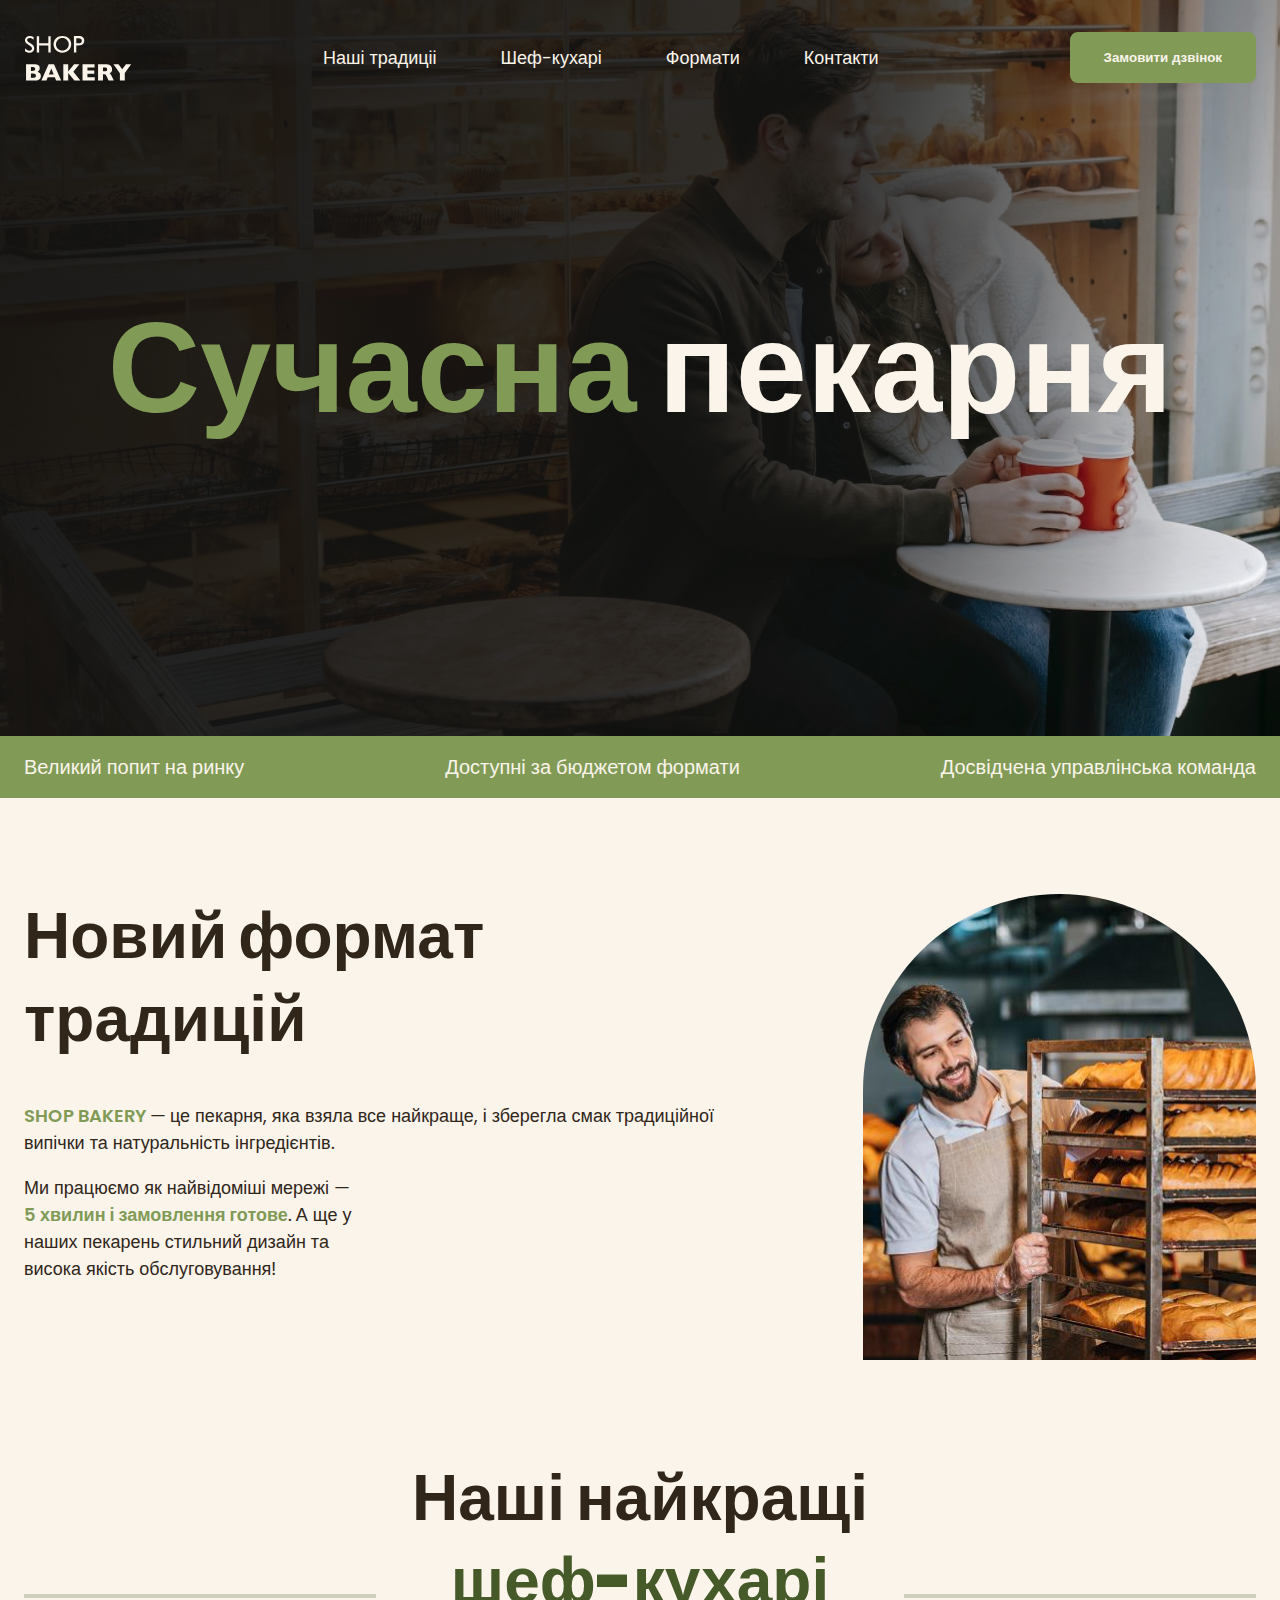
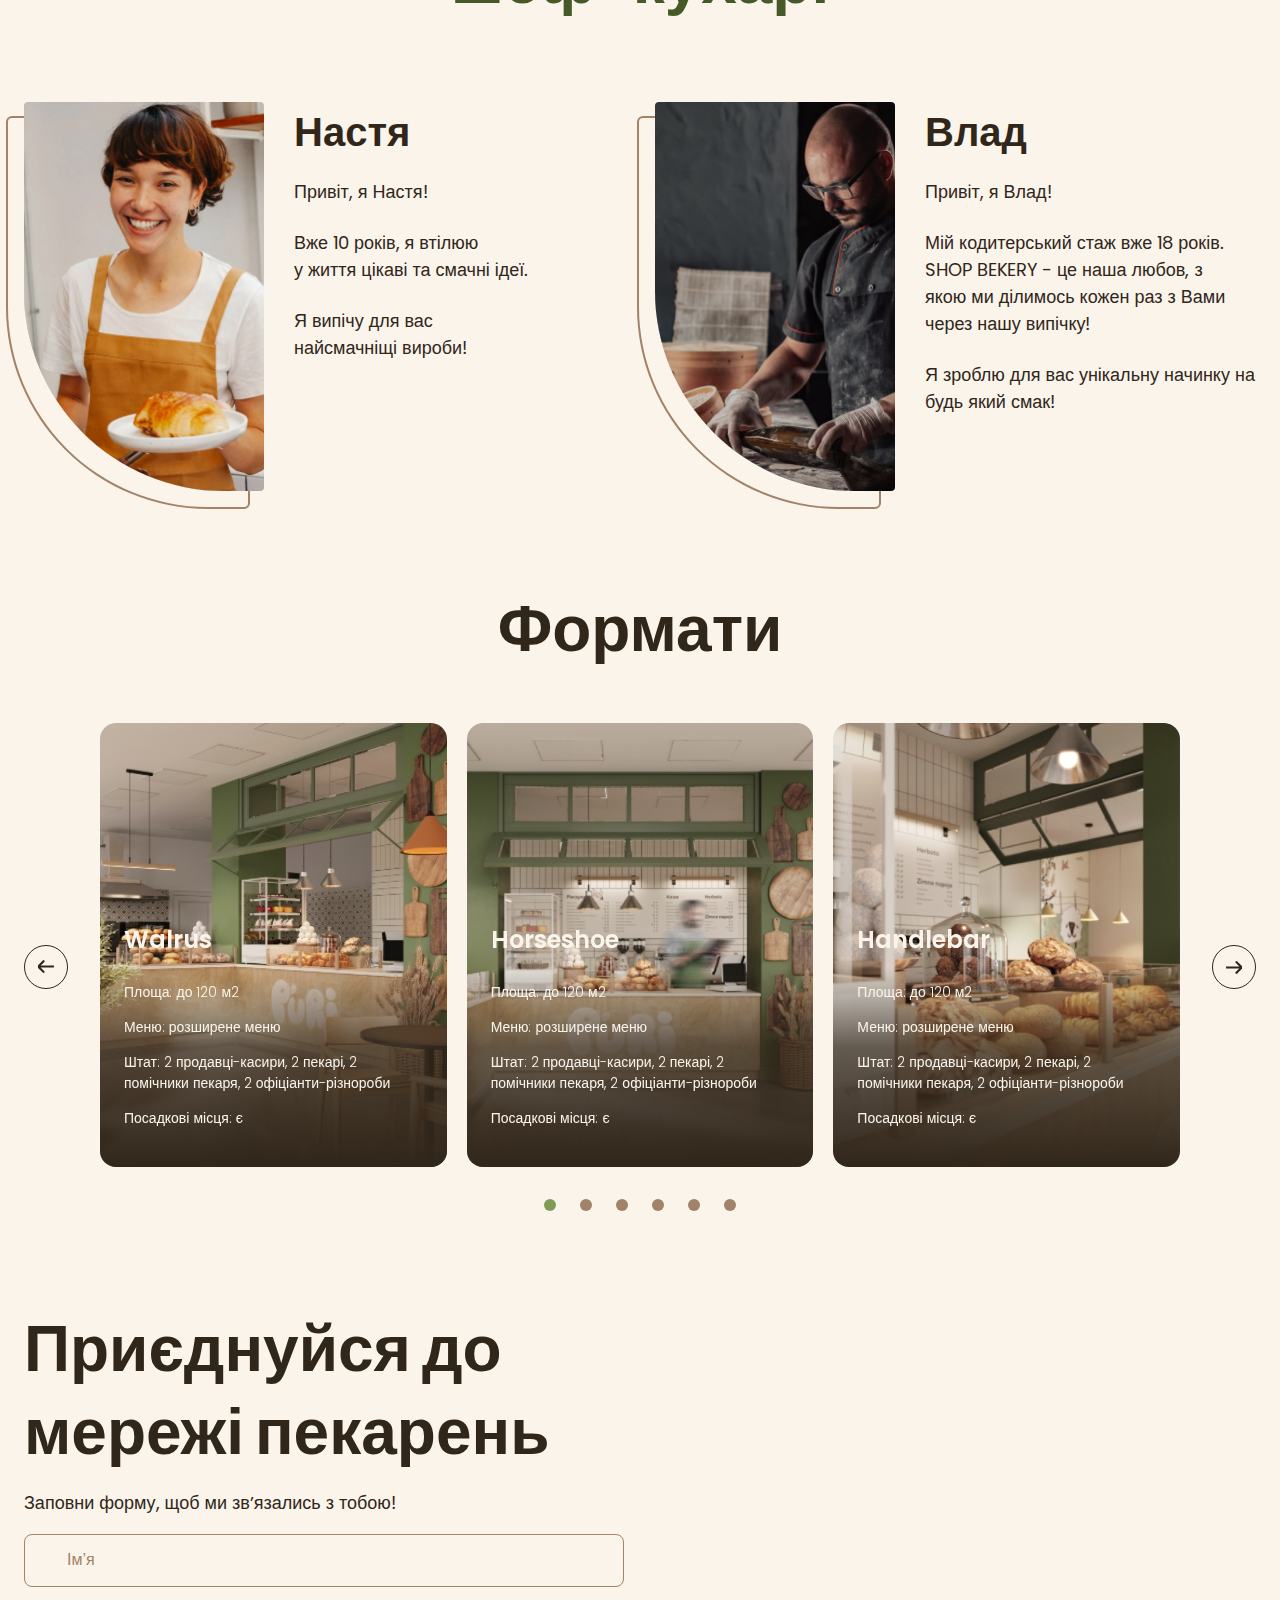
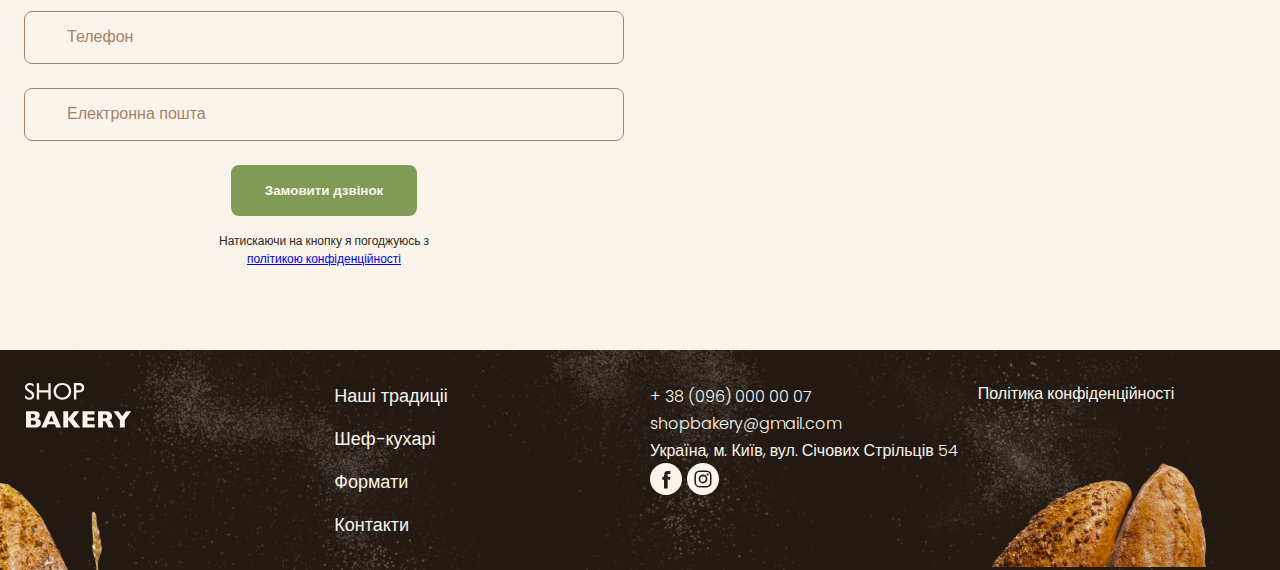
<file: index.html>
<!DOCTYPE html>
<html lang="uk">
  <head>
    <meta charset="UTF-8" />
    <meta http-equiv="X-UA-Compatible" content="IE=edge" />
    <meta name="viewport" content="width=device-width, initial-scale=1.0" />
    <title>Сучасна пекарня</title>
    <!-- Fonts  -->
    <!-- <link rel="preconnect" href="https://fonts.googleapis.com" />
    <link rel="preconnect" href="https://fonts.gstatic.com" crossorigin />
    <link
      href="https://fonts.googleapis.com/css2?family=Poppins:wght@300;400;600;900&display=swap"
      rel="stylesheet"
    /> -->
    <!-- Styles -->
    <link rel="stylesheet" href="./css/main.min.css" />
    <link
      rel="stylesheet"
      href="https://cdn.jsdelivr.net/npm/swiper@11/swiper-bundle.min.css"
    />
  </head>
  <body>
    <header class="header">
      <div class="container">
        <div class="header__container">
          <nav class="header__nav">
            <a href="index.html">
              <img src="./images/logo.svg " alt="Логотип сучасної пекарні" />
            </a>
            <ul class="header__menu">
              <li>
                <a class="link" href="#traditions-section">Наші традиціі</a>
              </li>
              <li><a class="link" href="#chefs-section">Шеф-кухарі</a></li>
              <li><a class="link" href="#format-section">Формати</a></li>
              <li><a class="link" href="#contact-section">Контакти</a></li>
            </ul>
          </nav>
          <button class="header__button button modal-btn-open" type="button">
            Замовити дзвінок
          </button>
          <button class="header__burger menu-btn-open" type="button">
            <svg width="24" height="24">
              <use href="./images/icons.svg#icon-menu"></use>
            </svg>
          </button>
          <div class="mobile-menu">
            <button class="mobile-menu__btn-close menu-btn-close" type="button">
              Close
            </button>
          </div>
        </div>
      </div>
    </header>
    <main>
      <section class="hero-section">
        <div class="container">
          <h1 class="hero-section__title">
            <span class="text-brand">Сучасна</span> пекарня
          </h1>
          <button
            class="hero-section__button button modal-btn-open"
            type="button"
          >
            Замовити дзвінок
          </button>
        </div>
      </section>
      <section class="advantages-section">
        <div class="container">
          <h2 class="visually-hidden">Наші переваги</h2>
          <ul class="advantages-section__list">
            <li class="advantages-section__item">Великий попит на ринку</li>
            <li class="advantages-section__item">
              Доступні за бюджетом формати
            </li>
            <li class="advantages-section__item">
              Досвідчена управлінська команда
            </li>
          </ul>
        </div>
      </section>
      <section class="traditions-section section" id="traditions-section">
        <div class="container">
          <div class="traditions-section__container">
            <div class="traditions-section__content">
              <h2 class="traditions-section__title section__title">
                Новий формат традицій
              </h2>
              <p>
                <span class="text-brand text-bold text-uppercase">
                  shop bakery
                </span>
                — це пекарня, яка взяла все найкраще, і зберегла смак
                традиційної випічки та натуральність інгредієнтів.
              </p>
              <p
                class="traditions-section__text traditions-section__text--limited"
              >
                Ми працюємо як найвідоміші мережі —
                <span class="text-brand text-bold"
                  >5 хвилин і замовлення готове</span
                >. А ще у наших пекарень стильний дизайн та висока якість
                обслуговування!
              </p>
            </div>
            <img
              class="traditions-section__image"
              srcset="./images/baker-man.jpg 1x, ./images/baker-man@2x.jpg 2x"
              src="./images/baker-man.jpg"
              alt="Чоловік пекар дивиться на батони із посмішкой"
            />
          </div>
        </div>
      </section>
      <section class="chefs-section section" id="chefs-section">
        <div class="container">
          <h2
            class="chefs-section__title section__title section__title--centered"
          >
            Наші найкращі <br />
            <span class="text-brand-dark">шеф-кухарі</span>
          </h2>
          <ul class="chefs-section__list">
            <li class="chefs-section__item">
              <article class="chef-card">
                <img
                  class="chef-card__photo"
                  src="./images/Nastya-chef.jpg"
                  alt="Nastya chef"
                />
                <div>
                  <h3 class="chef-card__title">Настя</h3>
                  <p class="chef-card__text">Привіт, я Настя!</p>
                  <p class="chef-card__text">
                    Вже 10 років, я втілюю <br />
                    у життя цікаві та смачні ідеї.
                  </p>
                  <p class="chef-card__text">
                    Я випічу для вас <br />
                    найсмачніщі вироби!
                  </p>
                </div>
              </article>
            </li>
            <li class="chefs-section__item">
              <article class="chef-card">
                <img
                  class="chef-card__photo"
                  src="./images/Vlad-chef.jpg"
                  alt="Vlad chef"
                />
                <div>
                  <h3 class="chef-card__title">Влад</h3>
                  <p class="chef-card__text">Привіт, я Влад!</p>
                  <p class="chef-card__text">
                    Мій кодитерський стаж вже 18 років. SHOP BEKERY - це наша
                    любов, з<br />якою ми ділимось кожен раз з Вами через нашу
                    випічку!
                  </p>
                  <p class="chef-card__text">
                    Я зроблю для вас унікальну начинку на будь який смак!
                  </p>
                </div>
              </article>
            </li>
          </ul>
        </div>
      </section>
      <section class="format-section section" id="format-section">
        <div class="container">
          <h2
            class="formats-section__title section__title section__title--centered"
          >
            Формати
          </h2>
          <div class="formats-section__slider">
            <button
              class="formats-section__button carousel-button prev"
              type="button"
            >
              <svg class="carousel-arrow" width="16" height="16">
                <use href="./images/icons.svg#icon-Arrow-1"></use>
              </svg>
            </button>
            <div class="formats-section__container swiper-container">
              <ul class="formats-section__list swiper-wrapper">
                <li class="swiper-slide">
                  <article class="format-card">
                    <img
                      class="format-card__image"
                      src="./images/Walrus-format.jpeg"
                      alt="Walrus format"
                    />
                    <h3 class="format-card__title" lang="en">Walrus</h3>
                    <div class="format-card__text">
                      <p>Площа: до 120 м2</p>
                      <p>Меню: розширене меню</p>
                      <p>
                        Штат: 2 продавці-касири, 2 пекарі, 2 помічники пекаря, 2
                        офіціанти-різнороби
                      </p>
                      <p>Посадкові місця: є</p>
                    </div>
                  </article>
                </li>
                <li class="swiper-slide">
                  <article class="format-card">
                    <img
                      class="format-card__image"
                      src="./images/Horseshoe-format.jpeg"
                      alt="Horseshoe format"
                    />
                    <h3 class="format-card__title" lang="en">Horseshoe</h3>
                    <div class="format-card__text">
                      <p>Площа: до 120 м2</p>
                      <p>Меню: розширене меню</p>
                      <p>
                        Штат: 2 продавці-касири, 2 пекарі, 2 помічники пекаря, 2
                        офіціанти-різнороби
                      </p>
                      <p>Посадкові місця: є</p>
                    </div>
                  </article>
                </li>
                <li class="swiper-slide">
                  <article class="format-card">
                    <img
                      class="format-card__image"
                      src="./images/Handlebar-format.jpeg"
                      alt="Handlebar format"
                    />
                    <h3 class="format-card__title" lang="en">Handlebar</h3>
                    <div class="format-card__text">
                      <p>Площа: до 120 м2</p>
                      <p>Меню: розширене меню</p>
                      <p>
                        Штат: 2 продавці-касири, 2 пекарі, 2 помічники пекаря, 2
                        офіціанти-різнороби
                      </p>
                      <p>Посадкові місця: є</p>
                    </div>
                  </article>
                </li>
                <li class="swiper-slide">
                  <article class="format-card">
                    <img
                      class="format-card__image"
                      src="./images/Walrus-format.jpeg"
                      alt="Walrus format"
                    />
                    <h3 class="format-card__title" lang="en">Walrus</h3>
                    <div class="format-card__text">
                      <p>Площа: до 120 м2</p>
                      <p>Меню: розширене меню</p>
                      <p>
                        Штат: 2 продавці-касири, 2 пекарі, 2 помічники пекаря, 2
                        офіціанти-різнороби
                      </p>
                      <p>Посадкові місця: є</p>
                    </div>
                  </article>
                </li>
                <li class="swiper-slide">
                  <article class="format-card">
                    <img
                      class="format-card__image"
                      src="./images/Horseshoe-format.jpeg"
                      alt="Horseshoe format"
                    />
                    <h3 class="format-card__title" lang="en">Horseshoe</h3>
                    <div class="format-card__text">
                      <p>Площа: до 120 м2</p>
                      <p>Меню: розширене меню</p>
                      <p>
                        Штат: 2 продавці-касири, 2 пекарі, 2 помічники пекаря, 2
                        офіціанти-різнороби
                      </p>
                      <p>Посадкові місця: є</p>
                    </div>
                  </article>
                </li>
                <li class="swiper-slide">
                  <article class="format-card">
                    <img
                      class="format-card__image"
                      src="./images/Handlebar-format.jpeg"
                      alt="Handlebar format"
                    />
                    <h3 class="format-card__title" lang="en">Handlebar</h3>
                    <div class="format-card__text">
                      <p>Площа: до 120 м2</p>
                      <p>Меню: розширене меню</p>
                      <p>
                        Штат: 2 продавці-касири, 2 пекарі, 2 помічники пекаря, 2
                        офіціанти-різнороби
                      </p>
                      <p>Посадкові місця: є</p>
                    </div>
                  </article>
                </li>
              </ul>
              <div class="pagination">
                <span class="pagination__button"></span>
                <span class="pagination__button"></span>
                <span class="pagination__button"></span>
                <span class="pagination__button"></span>
              </div>
            </div>
            <button
              class="formats-section__button carousel-button next"
              type="button"
            >
              <svg class="carousel-arrow" width="16" height="16">
                <use href="./images/icons.svg#icon-Arrow-1"></use>
              </svg>
            </button>
          </div>
        </div>
      </section>
      <section class="contact-section section" id="contact-section">
        <div class="container">
          <div class="contact-section__container">
            <div class="contact-section__form">
              <h2 class="contact-section__title section__title">
                Приєднуйся до мережі пекарень
              </h2>
              <p>Заповни форму, щоб ми звʼязались з тобою!</p>
              <form name="contact-form" autocomplete="off">
                <div class="contact-section__form-field input">
                  <label class="input__label visually-hidden" for="user-name">
                    Ім’я
                  </label>
                  <input
                    class="input__control"
                    type="text"
                    name="user-name"
                    id="user-name"
                    placeholder="Ім’я"
                  />
                </div>

                <div class="contact-section__form-field input">
                  <label class="input__label visually-hidden" for="user-tel"
                    >Телефон
                  </label>
                  <input
                    class="input__control"
                    type="tel"
                    name="user-tel"
                    id="user-tel"
                    placeholder="Телефон"
                  />
                </div>

                <div class="contact-section__form-field input">
                  <label class="input__label visually-hidden" for="user-email">
                    Електронна пошта
                  </label>
                  <input
                    class="input__control"
                    type="email"
                    name="user-email"
                    id="user-email"
                    placeholder="Електронна пошта"
                  />
                </div>

                <button class="contact-section__button button" type="submit">
                  Замовити дзвінок
                </button>
                <p class="form-terms">
                  Натискаючи на кнопку я погоджуюсь з
                  <a class="form-terms-link" href="#"
                    >політикою конфіденційності</a
                  >
                </p>
              </form>
            </div>
            <iframe
              class="contact-section__map"
              src="https://www.google.com/maps/embed?pb=!1m18!1m12!1m3!1d2540.1640531314047!2d30.491233500000003!3d50.4566697!2m3!1f0!2f0!3f0!3m2!1i1024!2i768!4f13.1!3m3!1m2!1s0x40d4ce637bfe1717%3A0x5370c2254ad1b952!2sSichovykh%20Striltsiv%20St%2C%2054%2C%20Kyiv%2C%20Ukraine%2C%2002000!5e0!3m2!1sen!2sno!4v1711531237055!5m2!1sen!2sno"
              allowfullscreen=""
              loading="lazy"
              referrerpolicy="no-referrer-when-downgrade"
            ></iframe>
          </div>
        </div>
      </section>
    </main>
    <footer class="footer">
      <div class="container">
        <div class="footer__container">
          <nav class="footer__nav">
            <div class="footer__logo">
              <a href="#">
                <img src="./images/logo.svg " alt="Логотип сучасної пекарні" />
              </a>
            </div>
            <ul class="footer__menu">
              <li><a class="link" href="#">Наші традиціі</a></li>
              <li><a class="link" href="#">Шеф-кухарі</a></li>
              <li><a class="link" href="#">Формати</a></li>
              <li><a class="link" href="#">Контакти</a></li>
            </ul>
          </nav>
          <address class="footer__address">
            <div class="footer__address-contacts">
              <ul class="footer__address-list">
                <li>
                  <a class="footer__address-link" href="tel:+380960000007"
                    >+ 38 (096) 000 00 07</a
                  >
                </li>
                <li>
                  <a
                    class="footer__address-link"
                    href="mailto:shopbakery@gmail.com"
                    >shopbakery@gmail.com</a
                  >
                </li>
                <li>
                  <a
                    class="footer__address-link"
                    href="https://maps.app.goo.gl/qAnWJfNx7Vw8SnLq6"
                    target="_blank"
                    >Україна, м. Київ, вул. Січових Стрільців 54</a
                  >
                </li>
              </ul>
              <div>
                <a href="#">
                  <svg class="footer__address-icon" width="32" height="32">
                    <use href="./images/icons.svg#icon-Facebook-icon"></use>
                  </svg>
                </a>
                <a href="#">
                  <svg class="footer__address-icon" width="32" height="32">
                    <use href="./images/icons.svg#icon-Instagramm-icon"></use>
                  </svg>
                </a>
              </div>
            </div>

            <div class="footer__address-info">
              <a class="footer__address-link" href="#" target="_blank"
                >Політика конфіденційності</a
              >
              <p class="footer__address-copyright">&copy;2022 Дані захищені</p>
            </div>
          </address>
        </div>
      </div>
    </footer>
    <div class="backdrop is-hidden">
      <div class="modal">
        <button class="modal__btn-close modal-btn-close" type="button">
          Close
        </button>
        <h2>Замовити дзвінок</h2>
        <p>Залишіть заявку та наш спеціаліст зв'яжеться з Вами!</p>
        <form name="modal-form" autocomplete="off">
          <div class="modal__form-field input">
            <label class="input__label visually-hidden" for="user-name"
              >Ім’я</label
            >
            <input
              class="input__control"
              type="text"
              name="user-name"
              id="user-name"
              placeholder="Ім’я"
              minlength="2"
              maxlength="20"
              required
            />
          </div>

          <div class="modal__form-field input">
            <label class="input__label visually-hidden" for="user-tel"
              >Телефон
            </label>
            <input
              class="input__control"
              type="tel"
              name="user-tel"
              id="user-tel"
              placeholder="Телефон"
              pattern="^\+[0-9]{12}"
              required
            />
          </div>

          <div class="modal__form-field input">
            <label class="input__label visually-hidden" for="user-email">
              Електронна пошта
            </label>
            <input
              class="input__control"
              type="email"
              name="user-email"
              id="user-email"
              placeholder="Електронна пошта"
              required
            />
          </div>

          <button class="modal__button button" type="submit">
            Замовити дзвінок
          </button>
          <p class="form-terms">
            Натискаючи на кнопку я погоджуюсь з
            <a class="form-terms__link" href="#">політикою конфіденційності</a>
          </p>
        </form>
      </div>
    </div>

    <script src="https://cdn.jsdelivr.net/npm/swiper@11/swiper-bundle.min.js"></script>
    <script src="./js/format-slider.js"></script>
    <script src="./js/mobile-menu.js"></script>
    <script src="./js/modal.js"></script>
  </body>
</html>
</file>
<file: css/main.min.css>
@font-face{font-display:swap;font-family:"Poppins";font-style:normal;font-weight:300;src:url("../fonts/poppins-v20-latin-300.woff2") format("woff2")}@font-face{font-display:swap;font-family:"Poppins";font-style:normal;font-weight:400;src:url("../fonts/poppins-v20-latin-regular.woff2") format("woff2")}@font-face{font-display:swap;font-family:"Poppins";font-style:normal;font-weight:600;src:url("../fonts/poppins-v20-latin-600.woff2") format("woff2")}@font-face{font-display:swap;font-family:"Poppins";font-style:normal;font-weight:900;src:url("../fonts/poppins-v20-latin-900.woff2") format("woff2")}:root{--color-primary-dark: #31261a;--color-primary-light: #faf4ea;--color-secondary-dark: #a28268;--color-brand-dark: #465929;--color-brand-normal: #819b57;--color-brand-light: #cfcfbc}*,*::before,*::after{-webkit-box-sizing:border-box;box-sizing:border-box}body{color:var(--color-primary-dark);background-color:var(--color-primary-light);font-family:"Poppins",sans-serif;font-size:16px;font-weight:300;line-height:1.5;margin:0}@media screen and (min-width: 768px){body{font-size:18px;font-weight:400}}h1,h2,h3,h4,h5,h6,p{margin-top:0}img{display:block;max-width:100%;height:auto;-o-object-fit:cover;object-fit:cover}a{display:inline-block}address{font-style:normal}ul{list-style-type:none;margin:0;padding:0}.text-brand{color:var(--color-brand-normal)}.text-brand-dark{color:var(--color-brand-dark)}.text-bold{font-weight:600}.text-uppercase{text-transform:uppercase}.visually-hidden{position:absolute;left:-10000px;top:auto;width:1px;height:1px;overflow:hidden}.button{display:block;padding:16px 32px;color:var(--color-primary-light);background-color:var(--color-brand-normal);border:2px solid var(--color-brand-normal);border-radius:8px;cursor:pointer;font-weight:600}.button:hover{color:var(--color-brand-dark);background-color:rgba(0,0,0,0)}.carousel-button{display:-webkit-box;display:-ms-flexbox;display:flex;-webkit-box-align:center;-ms-flex-align:center;align-items:center;-webkit-box-pack:center;-ms-flex-pack:center;justify-content:center;-ms-flex-negative:0;flex-shrink:0;width:44px;height:44px;padding:0;fill:var(--color-primary-dark);background-color:rgba(0,0,0,0);border-radius:50%;border:1px solid var(--color-primary-dark);cursor:pointer}.carousel-button:hover{background-color:var(--color-primary-dark);fill:var(--color-primary-light)}.carousel-button.next{-webkit-transform:rotate(180deg);transform:rotate(180deg)}.chef-card{display:-webkit-box;display:-ms-flexbox;display:flex;-webkit-box-align:start;-ms-flex-align:start;align-items:flex-start;gap:16px}@media screen and (min-width: 1280px){.chef-card{gap:30px}}.chef-card__photo{width:140px;border-radius:4px 4px 4px 200px;-webkit-box-shadow:-16px 16px 0 0 var(--color-primary-light),-16px 16px 0 2px var(--color-secondary-dark);box-shadow:-16px 16px 0 0 var(--color-primary-light),-16px 16px 0 2px var(--color-secondary-dark)}@media screen and (min-width: 1280px){.chef-card__photo{width:240px}}.chef-card__title{margin-bottom:16px;font-size:24px;font-weight:600}@media screen and (min-width: 768px){.chef-card__title{font-size:40px}}.chef-card__text{font-size:14px;margin-bottom:24px}.chef-card__text:last-child{margin-bottom:0}@media screen and (min-width: 768px){.chef-card__text{font-size:18px}}.format-card{position:relative;display:-webkit-box;display:-ms-flexbox;display:flex;-webkit-box-orient:vertical;-webkit-box-direction:normal;-ms-flex-direction:column;flex-direction:column;-webkit-box-pack:end;-ms-flex-pack:end;justify-content:flex-end;height:444px;padding:24px;background-image:-webkit-gradient(linear, left top, left bottom, color-stop(55.208%, rgba(49, 38, 26, 0)), color-stop(72.917%, rgba(49, 38, 26, 0.71)), to(var(--color-primary-dark)));background-image:linear-gradient(180deg, rgba(49, 38, 26, 0) 55.208%, rgba(49, 38, 26, 0.71) 72.917%, var(--color-primary-dark) 100%);border-radius:16px;overflow:hidden}.format-card__image{position:absolute;z-index:-1;top:0;left:0;width:100%;height:100%}.format-card__title{font-size:24px;font-weight:600;color:var(--color-primary-light)}.format-card__text{font-size:14px;font-weight:300;color:var(--color-primary-light)}.input{position:relative}.input__label{position:absolute;top:16px;left:42px}.input__control{padding:16px 42px;width:100%;font-size:16px;line-height:1.17;border:1px solid var(--color-secondary-dark);border-radius:8px;background-color:rgba(0,0,0,0)}.input__control:focus{border-color:var(--color-brand-normal);outline:none}.input__control::-webkit-input-placeholder{color:var(--color-secondary-dark);font-size:16px;line-height:1.17}.input__control::-moz-placeholder{color:var(--color-secondary-dark);font-size:16px;line-height:1.17}.input__control:-ms-input-placeholder{color:var(--color-secondary-dark);font-size:16px;line-height:1.17}.input__control::-ms-input-placeholder{color:var(--color-secondary-dark);font-size:16px;line-height:1.17}.input__control::placeholder{color:var(--color-secondary-dark);font-size:16px;line-height:1.17}.input__control:focus::-webkit-input-placeholder{color:var(--color-primary-dark)}.input__control:focus::-moz-placeholder{color:var(--color-primary-dark)}.input__control:focus:-ms-input-placeholder{color:var(--color-primary-dark)}.input__control:focus::-ms-input-placeholder{color:var(--color-primary-dark)}.input__control:focus::placeholder{color:var(--color-primary-dark)}.link{color:var(--color-primary-light);text-decoration:none;-webkit-transition:color .3s;transition:color .3s}.link:hover{color:var(--color-brand-normal)}.pagination{display:-webkit-box;display:-ms-flexbox;display:flex;-webkit-box-align:center;-ms-flex-align:center;align-items:center;-webkit-box-pack:center;-ms-flex-pack:center;justify-content:center;gap:24px}.pagination__button{width:12px;height:12px;padding:0;background-color:var(--color-secondary-dark);border-radius:50%}.pagination__button--active{background-color:var(--color-brand-normal)}.advantages-section{padding:16px 0}@media screen and (min-width: 768px){.advantages-section{background-color:var(--color-brand-normal)}}.advantages-section__list{display:-webkit-box;display:-ms-flexbox;display:flex;-webkit-box-orient:vertical;-webkit-box-direction:normal;-ms-flex-direction:column;flex-direction:column;gap:16px;padding:24px 40px;background-color:var(--color-brand-light);border-radius:24px}@media screen and (min-width: 768px){.advantages-section__list{-webkit-box-orient:horizontal;-webkit-box-direction:normal;-ms-flex-direction:row;flex-direction:row;-webkit-box-pack:justify;-ms-flex-pack:justify;justify-content:space-between;gap:40px;background-color:rgba(0,0,0,0);padding:0}}.advantages-section__item{font-size:14px;font-weight:300}@media screen and (min-width: 768px){.advantages-section__item{color:var(--color-primary-light);font-size:20px}}.chefs-section__title{position:relative;margin:0 auto 24px}@media screen and (min-width: 1280px){.chefs-section__title{margin-bottom:80px}}.chefs-section__title::before,.chefs-section__title::after{display:none;position:absolute;bottom:24px;width:352px;border:2px solid var(--color-brand-light);content:""}@media screen and (min-width: 1280px){.chefs-section__title::before,.chefs-section__title::after{display:block}}.chefs-section__title::before{left:0}.chefs-section__title::after{right:0}.chefs-section__list{display:-webkit-box;display:-ms-flexbox;display:flex;-webkit-box-orient:vertical;-webkit-box-direction:normal;-ms-flex-direction:column;flex-direction:column;-ms-flex-wrap:wrap;flex-wrap:wrap;gap:20px}@media screen and (min-width: 768px){.chefs-section__list{-webkit-box-orient:horizontal;-webkit-box-direction:normal;-ms-flex-direction:row;flex-direction:row;gap:40px 30px}}@media screen and (min-width: 768px){.chefs-section__item{-ms-flex-preferred-size:calc((100% - 30px)/2);flex-basis:calc((100% - 30px)/2)}}.contact-section{padding-bottom:96px}.contact-section__container{display:-webkit-box;display:-ms-flexbox;display:flex;-webkit-box-orient:vertical;-webkit-box-direction:normal;-ms-flex-direction:column;flex-direction:column;gap:24px}@media screen and (min-width: 768px){.contact-section__container{-webkit-box-orient:horizontal;-webkit-box-direction:normal;-ms-flex-direction:row;flex-direction:row;gap:32px}}.contact-section__title{margin-bottom:16px}.contact-section__form-field{margin-bottom:24px}.contact-section__button{display:block;margin:0 auto 16px}.contact-section__map{-ms-flex-negative:0;flex-shrink:0;height:176px;margin:0 -24px;border-radius:16px;border:none}@media screen and (min-width: 768px){.contact-section__map{margin:auto;width:320px;height:500px}}@media screen and (min-width: 1280px){.contact-section__map{width:600px;height:595px}}.container{width:100%;max-width:1288px;margin:0 auto;padding:0 24px}.footer{padding:32px 0;position:relative;background-image:url("../images/Footer-background.png");background-repeat:no-repeat;background-size:cover;background-position:center;background-color:var(--color-primary-dark)}.footer::before,.footer::after{position:absolute;bottom:0;background-repeat:no-repeat;content:""}.footer::before{width:180px;height:120px;left:0;background-image:url("../images/decor-bread-small.png")}.footer::after{width:380px;height:190px;right:0;background-image:url("../images/decor-bread-large.png")}.footer__container{display:-webkit-box;display:-ms-flexbox;display:flex;-webkit-box-orient:vertical;-webkit-box-direction:normal;-ms-flex-direction:column;flex-direction:column;gap:20px}@media screen and (min-width: 768px){.footer__container{-webkit-box-orient:horizontal;-webkit-box-direction:normal;-ms-flex-direction:row;flex-direction:row}}.footer__nav,.footer__address{display:-webkit-box;display:-ms-flexbox;display:flex;-webkit-box-orient:vertical;-webkit-box-direction:normal;-ms-flex-direction:column;flex-direction:column;gap:20px;text-align:center}@media screen and (min-width: 768px){.footer__nav,.footer__address{-webkit-box-orient:horizontal;-webkit-box-direction:normal;-ms-flex-direction:row;flex-direction:row;-ms-flex-preferred-size:50%;flex-basis:50%;text-align:left}}.footer__logo{-webkit-box-flex:1;-ms-flex-positive:1;flex-grow:1}.footer__menu{display:-webkit-box;display:-ms-flexbox;display:flex;-webkit-box-orient:vertical;-webkit-box-direction:normal;-ms-flex-direction:column;flex-direction:column;-webkit-box-flex:1;-ms-flex-positive:1;flex-grow:1;gap:16px}.footer__adress-list,.footer__address-info{display:-webkit-box;display:-ms-flexbox;display:flex;-webkit-box-orient:vertical;-webkit-box-direction:normal;-ms-flex-direction:column;flex-direction:column;-webkit-box-flex:1;-ms-flex-positive:1;flex-grow:1;gap:16px}.footer__adress-list,.footer__address-info{-webkit-box-flex:1;-ms-flex-positive:1;flex-grow:1}.footer__address-link{font-size:16px;font-weight:300;color:var(--color-primary-light);text-decoration:none}.footer__address-link:hover{color:var(--color-brand-normal)}.footer__address-icon{fill:var(--color-primary-light)}.footer__address-icon:hover{fill:var(--color-brand-normal)}.footer__address-copyright{font-size:14px}.form-terms{margin:0 auto;max-width:220px;font-weight:500;font-size:12px;line-height:1.5;text-align:center}.form-terms__link{color:var(--color-primary-dark);text-underline-offset:2px}.formats-section__slider{display:-webkit-box;display:-ms-flexbox;display:flex;-webkit-box-align:center;-ms-flex-align:center;align-items:center;gap:32px}.formats-section__container{overflow:hidden}.formats-section__list{margin-bottom:32px}.formats-section__button{display:none}@media screen and (min-width: 768px){.formats-section__button{display:-webkit-box;display:-ms-flexbox;display:flex}}.header{position:absolute;top:0;left:0;width:100%;padding-top:16px}@media screen and (min-width: 1280px){.header{padding-top:32px}}.header__container{display:-webkit-box;display:-ms-flexbox;display:flex;-webkit-box-align:center;-ms-flex-align:center;align-items:center;gap:40px}.header__nav{-webkit-box-flex:1;-ms-flex-positive:1;flex-grow:1;display:-webkit-box;display:-ms-flexbox;display:flex;-webkit-box-align:center;-ms-flex-align:center;align-items:center;gap:40px}.header__menu{display:none}@media screen and (min-width: 1280px){.header__menu{display:-webkit-box;display:-ms-flexbox;display:flex;gap:64px;-webkit-box-flex:1;-ms-flex-positive:1;flex-grow:1;-webkit-box-pack:center;-ms-flex-pack:center;justify-content:center}}.header__button{display:none}@media screen and (min-width: 1280px){.header__button{display:block}}.header__burger{width:24px;height:24px;padding:0;background-color:rgba(0,0,0,0);border:none;fill:var(--color-primary-light)}@media screen and (min-width: 1280px){.header__burger{display:none}}.mobile-menu{position:fixed;top:0;left:0;width:100%;height:100%;background-color:var(--color-primary-light);-webkit-transform:translateX(100%);transform:translateX(100%);-webkit-transition:-webkit-transform .3s;transition:-webkit-transform .3s;transition:transform .3s;transition:transform .3s, -webkit-transform .3s}.mobile-menu.is-open{-webkit-transform:translateX(0);transform:translateX(0)}.mobile-menu__btn-close{position:absolute;top:16px;right:24px}.backdrop{position:fixed;top:0;left:0;right:0;bottom:0;display:-webkit-box;display:-ms-flexbox;display:flex;-webkit-box-align:center;-ms-flex-align:center;align-items:center;-webkit-box-pack:center;-ms-flex-pack:center;justify-content:center;padding:20px;background-color:rgba(0,0,0,.5);-webkit-transition:opacity .3s,visibility .3s;transition:opacity .3s,visibility .3s}.backdrop.is-hidden{opacity:0;visibility:hidden;pointer-events:none}.modal{position:relative;width:100%;max-width:880px;height:100%;max-height:880px;padding:48px;background-color:var(--color-primary-light);border-radius:32px;overflow-y:auto}@media screen and (min-width: 768px){.modal{padding:128px}}.modal__btn-close{position:absolute;top:40px;right:40px}.modal__form-field{margin-bottom:32px}.modal__button{margin:0 auto 24px}.section{padding:20px 0}@media screen and (min-width: 768px){.section{padding:48px 0}}.section__title{font-size:32px;font-weight:900;line-height:1.5}@media screen and (min-width: 768px){.section__title{font-size:64px;line-height:1.3}}.section__title--centered{text-align:center}.traditions-section{padding-top:40px}@media screen and (min-width: 768px){.traditions-section{padding-top:96px}}.traditions-section__container{display:-webkit-box;display:-ms-flexbox;display:flex;-webkit-box-align:start;-ms-flex-align:start;align-items:flex-start;-webkit-box-pack:justify;-ms-flex-pack:justify;justify-content:space-between;gap:40px}.traditions-section__content{max-width:710px}.traditions-section__title{margin-bottom:42px}.traditions-section__text--limited{max-width:340px}.traditions-section__image{display:none;border-radius:400px 400px 0px 0px}@media screen and (min-width: 768px){.traditions-section__image{display:block}}.hero-section{padding:124px 0;background-image:linear-gradient(102.76deg, rgba(18, 18, 17, 0.78) 2.03%, rgba(18, 18, 17, 0.6) 58.46%, rgba(18, 18, 17, 0) 90.36%),url("../images/Hero-section-background.jpeg");background-repeat:repeat-x;background-position:center top;background-size:cover}@media screen and (min-width: 1280px){.hero-section{padding:272px 0}}@media screen and (min-device-pixel-ratio: 2),(-webkit-min-device-pixel-ratio: 2),(min-resolution: 192dpi),(min-resolution: 2dppx){.hero-section{background-image:linear-gradient(102.76deg, rgba(18, 18, 17, 0.78) 2.03%, rgba(18, 18, 17, 0.6) 58.46%, rgba(18, 18, 17, 0) 90.36%),url("../images/Hero-section-background@2x.jpg")}}.hero-section__title{margin-bottom:48px;color:var(--color-primary-light);text-align:center;font-size:67px;line-height:1;font-weight:900}@media screen and (min-width: 1280px){.hero-section__title{margin-bottom:0;font-size:128px;line-height:1.5}}.hero-section__button{margin:0 auto}@media screen and (min-width: 1280px){.hero-section__button{display:none}}/*# sourceMappingURL=main.min.css.map */
</file>
